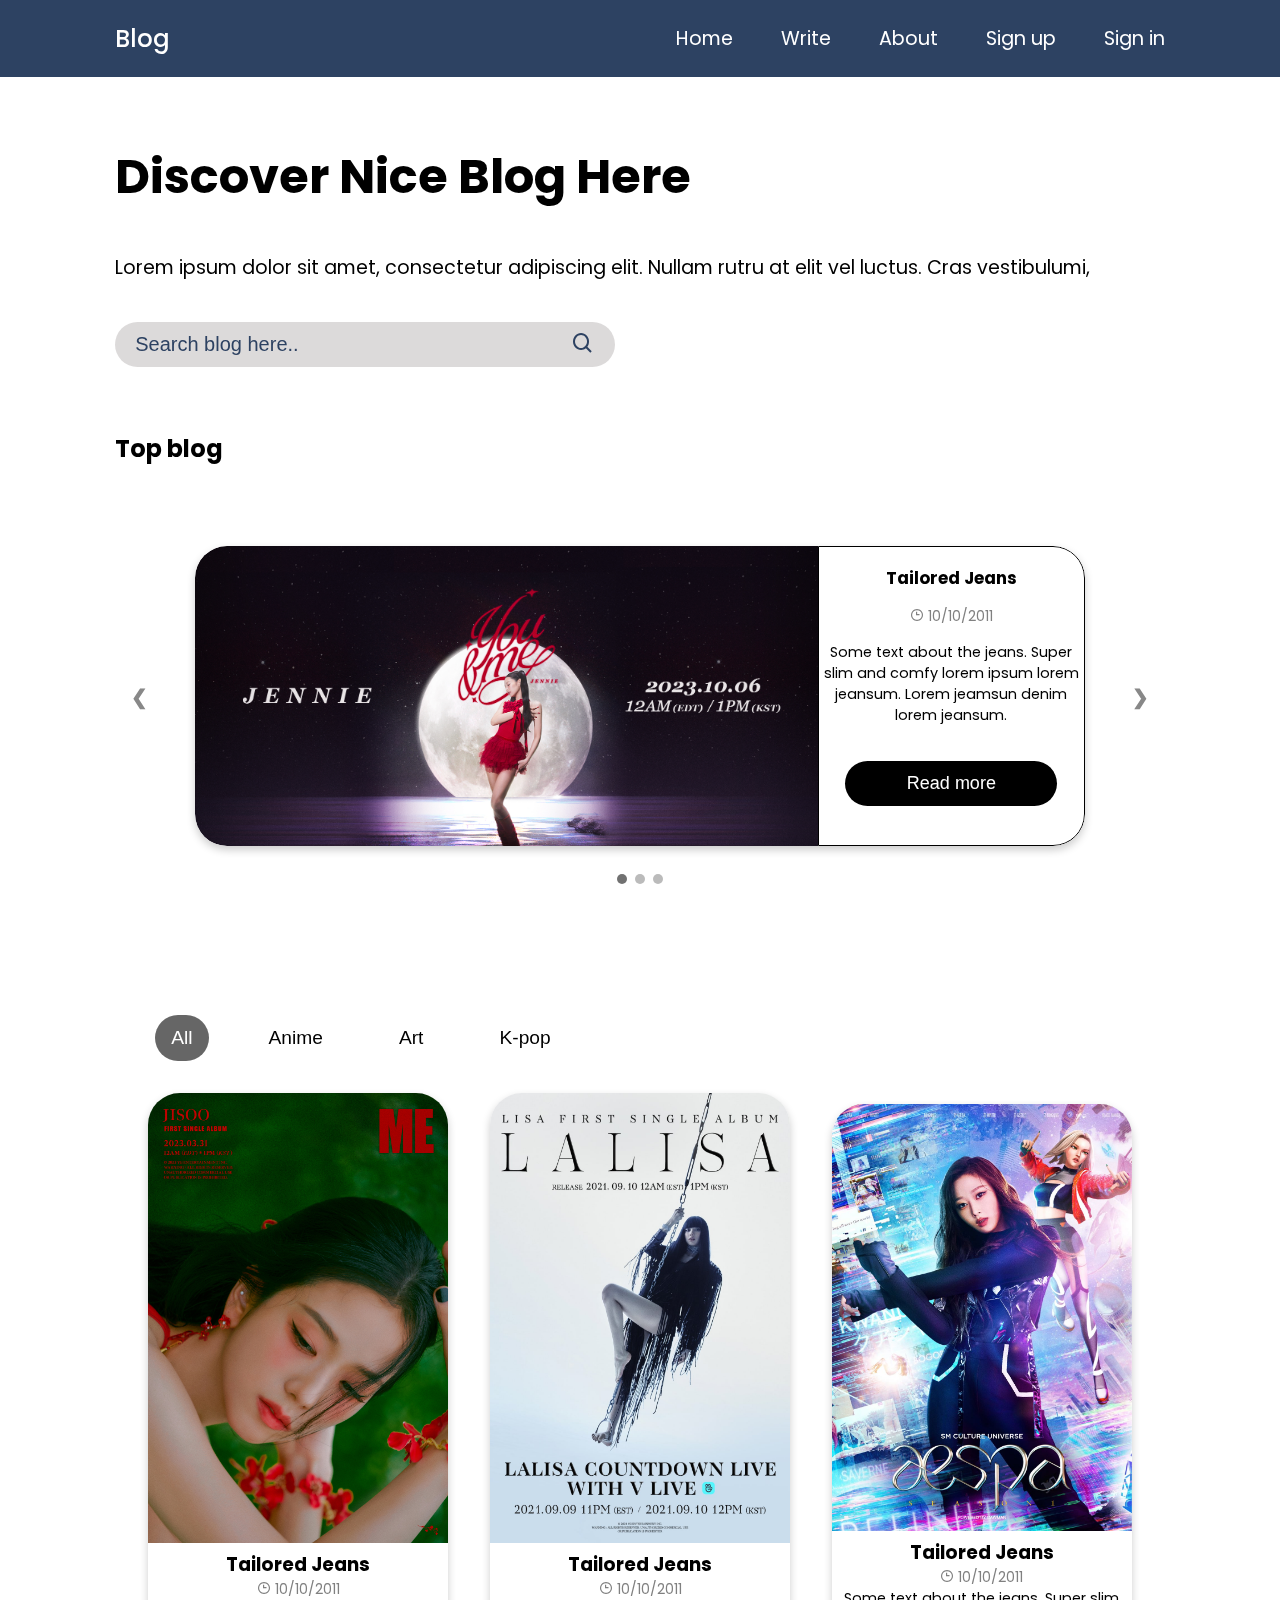
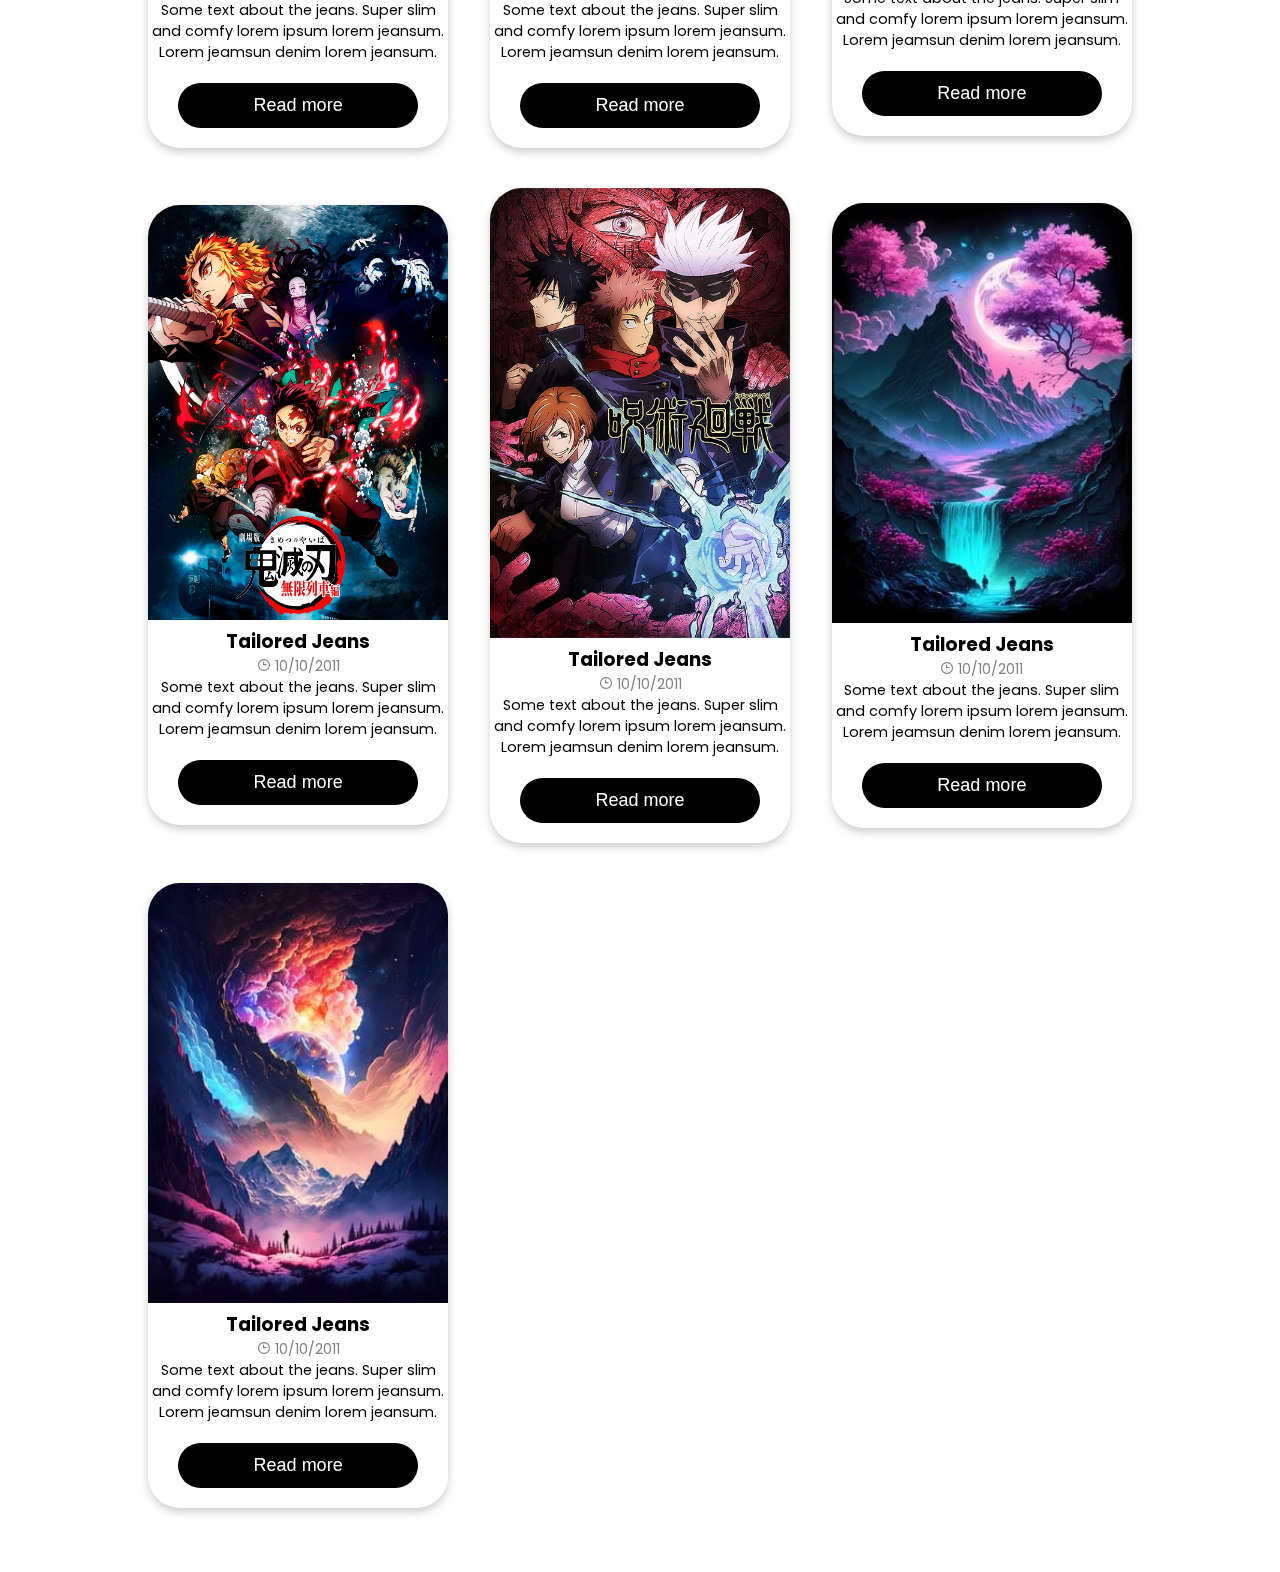
<file: index.html>
<!DOCTYPE html>
<html lang="en">

<head>
    <meta charset="UTF-8">
    <meta name="viewport" content="width=device-width, initial-scale=1.0">
    <title>My Blog</title>

    <link rel="stylesheet" href="css/style.css">

    <!-- box icon -->
    <link href='https://unpkg.com/boxicons@2.1.4/css/boxicons.min.css' rel='stylesheet'>

    <link rel="stylesheet" href="https://cdnjs.cloudflare.com/ajax/libs/font-awesome/4.7.0/css/font-awesome.min.css">

</head>

<body>

    <!-- nav section style -->
    <nav>
        <div class="logo">
            <a href="index.html">Blog</a>
        </div>
        <ul class="menu" id="menu">
            <li><a href="index.html">Home</a></li>
            <li><a href="write.html">Write</a></li>
            <li><a href="about.html">About</a></li>
            <li><a href="">Sign up</a></li>
            <li><a href="">Sign in</a></li>
        </ul>

        <div class="hamburger-menu" onclick="toggleHam(this)">
            <div class="bar1"></div>
            <div class="bar2"></div>
            <div class="bar3"></div>
        </div>
    </nav>


    <section class="hero">
        <h1>Discover Nice Blog Here</h1>

        <div class="description">Lorem ipsum dolor sit amet, consectetur adipiscing elit. Nullam rutru
            at elit vel luctus. Cras vestibulumi,
        </div>


        <div class="search-box" id="search-box">
            <input type="text" placeholder="Search blog here.." name="q">
            <button type="submit"><i class='bx bx-search'></i></button>
        </div>

    </section>

    <section class="top-blog">
        <h2>Top blog</h2>
        <div class="slideshow-container">

            <div class="mySlides">
                <div class="blog-box">

                    <img src="img/janie-kpop.jpg" id="img-blog" class="img-topblog"alt="">
                   
                    <div class="description">
                        <h3>Tailored Jeans</h3>
                        <p class="date"><i class='bx bx-time'></i> 10/10/2011</p>
                       <p>Some text about the jeans. Super slim and comfy lorem ipsum lorem jeansum.
                        Lorem jeamsun denim lorem jeansum.</p>
                        <a href="blog-detail.html"><button>Read more</button></a>
                    </div>
                </div>
            </div>
            
            <div class="mySlides">
                <div class="blog-box">

                    <img src="img/twice.jpg" id="img-blog" class="img-topblog"alt="">
                   
                    <div class="description">
                        <h3>Tailored Jeans</h3>
                        <p class="date"><i class='bx bx-time'></i> 10/10/2011</p>
                       <p>Some text about the jeans. Super slim and comfy lorem ipsum lorem jeansum.
                        Lorem jeamsun denim lorem jeansum.</p>
                        <a href="blog-detail.html"><button>Read more</button></a>
                    </div>
                </div>
            </div>
            
            
            <div class="mySlides">
                <div class="blog-box">

                    <img src="img/janie-top.jpg" id="img-blog" class="img-topblog"alt="">
                   
                    <div class="description">
                        <h3>Tailored Jeans</h3>
                        <p class="date"><i class='bx bx-time'></i> 10/10/2011</p>
                       <p>Some text about the jeans. Super slim and comfy lorem ipsum lorem jeansum.
                        Lorem jeamsun denim lorem jeansum.</p>
                        <a href="blog-detail.html"><button>Read more</button></a>
                    </div>
                </div>
            </div>
            
            
            <a class="prev" onclick="plusSlides(-1)">❮</a>
            <a class="next" onclick="plusSlides(1)">❯</a>
            
            </div>
            
            <div class="dot-container">
              <span class="dot" onclick="currentSlide(1)"></span> 
              <span class="dot" onclick="currentSlide(2)"></span> 
              <span class="dot" onclick="currentSlide(3)"></span> 
            </div>
            
    </section>

    <section class="category">
        <div id="myBtnContainer">
            <button class="btn active" onclick="filterSelection('all')"> All</button>
            <button class="btn" onclick="filterSelection('anime')">Anime</button>
            <button class="btn" onclick="filterSelection('art')"> Art</button>
            <button class="btn" onclick="filterSelection('kpop')">K-pop</button>
        </div>

        <div class="blog">
            <div class="filter kpop">
                <div class="card">
                    <img src="img/jisoo-kpop.jpg" alt="Denim Jeans" style="width:100%">
                    <h3>Tailored Jeans</h3>
                    <p class="date"><i class='bx bx-time'></i> 10/10/2011</p>
                    <p class="description">Some text about the jeans. Super slim and comfy lorem ipsum lorem jeansum.
                        Lorem jeamsun denim lorem jeansum.</p>
                    <a href="blog-detail.html"><button>Read more</button></a>
                </div>
            </div>
            <div class="filter kpop">
                <div class="card">
                    <img src="img/Lisa.jpg" alt="Denim Jeans" style="width:100%">
                    <h3>Tailored Jeans</h3>
                    <p class="date"><i class='bx bx-time'></i> 10/10/2011</p>
                    <p class="description">Some text about the jeans. Super slim and comfy lorem ipsum lorem jeansum.
                        Lorem jeamsun denim lorem jeansum.</p>
                        <a href="blog-detail.html"><button>Read more</button></a>
                </div>
            </div>
            <div class="filter kpop">
                <div class="card">
                    <img src="img/aespa-anime.jpg" alt="Denim Jeans" style="width:100%">
                    <h3>Tailored Jeans</h3>
                    <p class="date"><i class='bx bx-time'></i> 10/10/2011</p>
                    <p class="description">Some text about the jeans. Super slim and comfy lorem ipsum lorem jeansum.
                        Lorem jeamsun denim lorem jeansum.</p>
                        <a href="blog-detail.html"><button>Read more</button></a>
                </div>
            </div>

            <div class="filter anime">
                <div class="card">
                    <img src="img/anime-1.png" alt="Denim Jeans" style="width:100%">
                    <h3>Tailored Jeans</h3>
                    <p class="date"><i class='bx bx-time'></i> 10/10/2011</p>
                    <p class="description">Some text about the jeans. Super slim and comfy lorem ipsum lorem jeansum.
                        Lorem jeamsun denim lorem jeansum.</p>
                        <a href="blog-detail.html"><button>Read more</button></a>
                </div>
            </div>

            <div class="filter anime">
                <div class="card">
                    <img src="img/anime-2.jpg" alt="Denim Jeans" style="width:100%">
                    <h3>Tailored Jeans</h3>
                    <p class="date"><i class='bx bx-time'></i> 10/10/2011</p>
                    <p class="description">Some text about the jeans. Super slim and comfy lorem ipsum lorem jeansum.
                        Lorem jeamsun denim lorem jeansum.</p>
                        <a href="blog-detail.html"><button>Read more</button></a>
                </div>
            </div>

            <div class="filter art">
                <div class="card">
                    <img src="img/art-1.jpg" alt="Denim Jeans" style="width:100%">
                    <h3>Tailored Jeans</h3>
                    <p class="date"><i class='bx bx-time'></i> 10/10/2011</p>
                    <p class="description">Some text about the jeans. Super slim and comfy lorem ipsum lorem jeansum.
                        Lorem jeamsun denim lorem jeansum.</p>
                        <a href="blog-detail.html"><button>Read more</button></a>
                </div>
            </div>

            <div class="filter art">
                <div class="card">
                    <img src="img/art-2.jpg" alt="Denim Jeans" style="width:100%">
                    <h3>Tailored Jeans</h3>
                    <p class="date"><i class='bx bx-time'></i> 10/10/2011</p>
                    <p class="description">Some text about the jeans. Super slim and comfy lorem ipsum lorem jeansum.
                        Lorem jeamsun denim lorem jeansum.</p>
                        <a href="blog-detail.html"><button>Read more</button></a>
                </div>
            </div>
        </div>
    </section>

    <script src="script.js"></script>
</body>

</html>
</file>
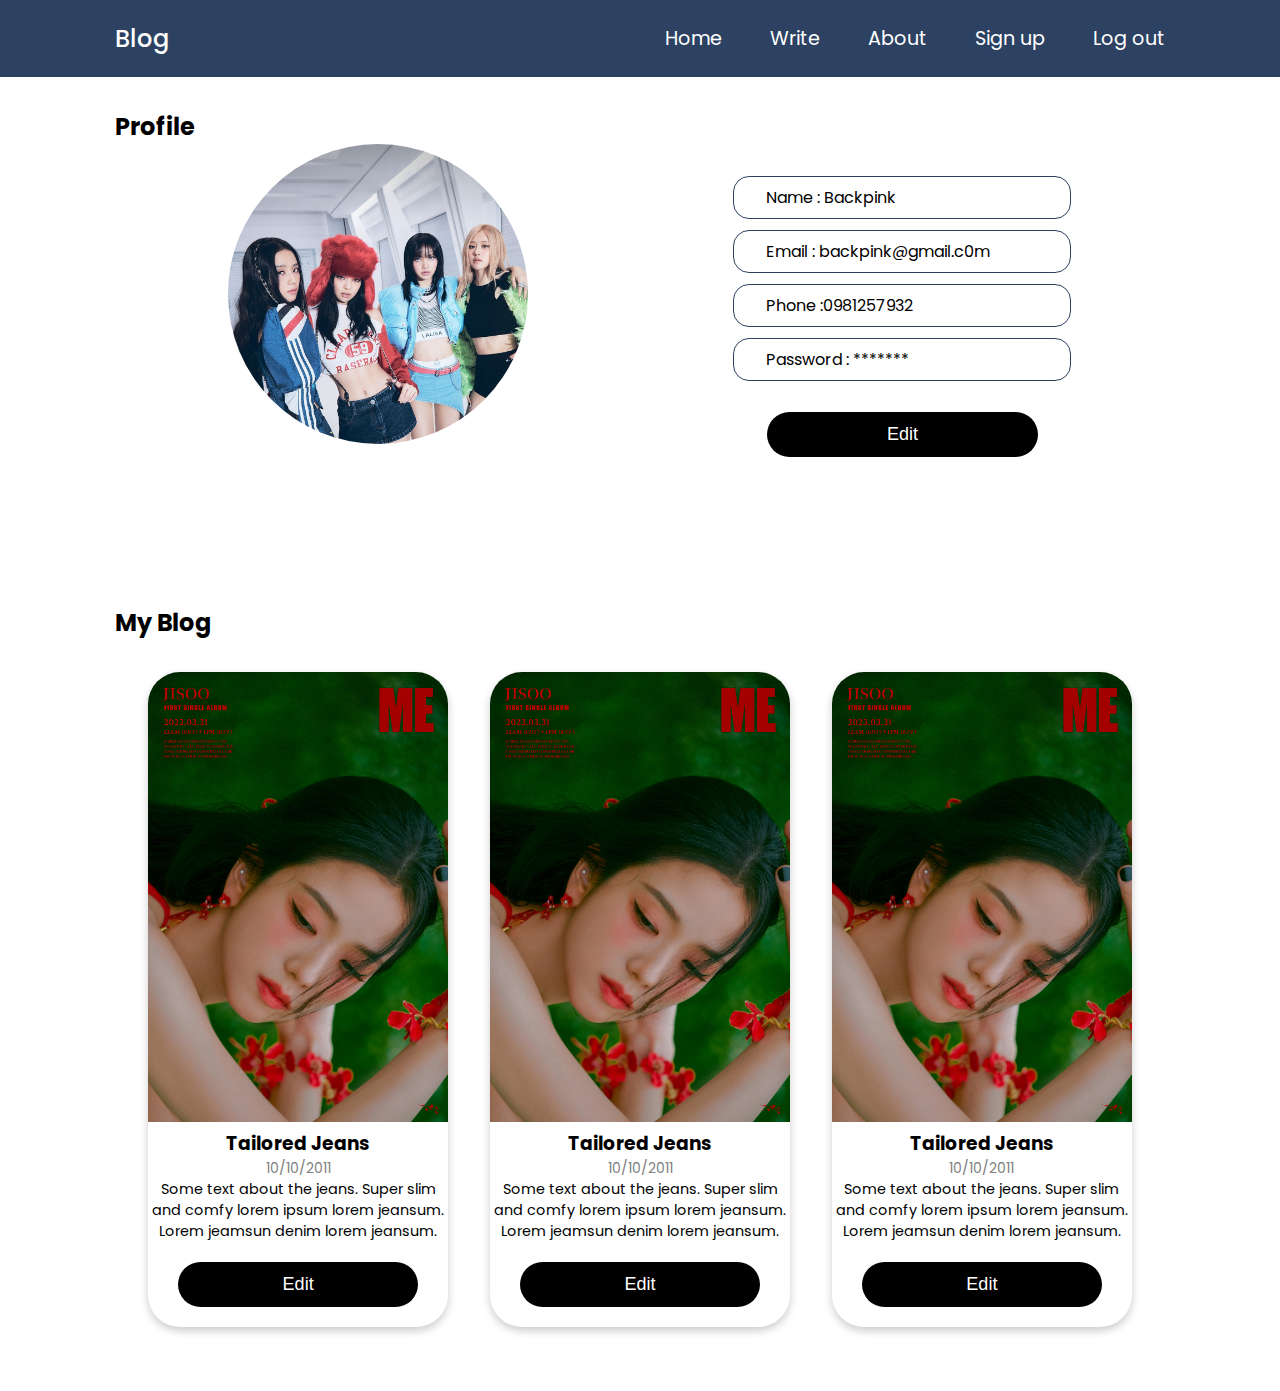
<file: about.html>
<!DOCTYPE html>
<html lang="en">
<head>
    <meta charset="UTF-8">
    <meta name="viewport" content="width=device-width, initial-scale=1.0">
    <title>About Me</title>

    <link rel="stylesheet" href="css/style.css">
</head>
<body>
    <nav>
        <div class="logo">
            <a href="index.html">Blog</a>
        </div>
        <ul class="menu" id="menu">
            <li><a href="index.html">Home</a></li>
            <li><a href="write.html">Write</a></li>
            <li><a href="about.html">About</a></li>
            <li><a href="">Sign up</a></li>
            <li><a href="">Log out</a></li>
        </ul>

        <div class="hamburger-menu" onclick="toggleHam(this)">
            <div class="bar1"></div>
            <div class="bar2"></div>
            <div class="bar3"></div>
        </div>
    </nav>

    <section class="about-me">

        <h2>Profile</h2>
        <div class="priflie-box">
            <img src="img/peofile-blackpink.jpg" alt="">
            <div class="profile">
                
                <div class="data" id="fullname">Name : Backpink</div>
                <div class="data" id="email">Email : backpink@gmail.c0m</div>
                <div class="data" id="phone">Phone :0981257932</div>
                <div class="data" id="password">Password : *******</div>
                <div class="edit"><button>Edit</button></div>
            </div>
        </div>
    </section>
    
    <section class="my-blog">
        <h2>My Blog</h2>
        <div class="blog">
            <div class="card">
                <img src="img/jisoo-kpop.jpg" alt="Denim Jeans" style="width:100%">
                <h3>Tailored Jeans</h3>
                <p class="date"><i class='bx bx-time'></i> 10/10/2011</p>
                <p class="description">Some text about the jeans. Super slim and comfy lorem ipsum lorem jeansum.
                    Lorem jeamsun denim lorem jeansum.</p>
                <p><button>Edit</button></p>
            </div>

            <div class="card">
                <img src="img/jisoo-kpop.jpg" alt="Denim Jeans" style="width:100%">
                <h3>Tailored Jeans</h3>
                <p class="date"><i class='bx bx-time'></i> 10/10/2011</p>
                <p class="description">Some text about the jeans. Super slim and comfy lorem ipsum lorem jeansum.
                    Lorem jeamsun denim lorem jeansum.</p>
                <p><button>Edit</button></p>
            </div>
        
            <div class="card">
                <img src="img/jisoo-kpop.jpg" alt="Denim Jeans" style="width:100%">
                <h3>Tailored Jeans</h3>
                <p class="date"><i class='bx bx-time'></i> 10/10/2011</p>
                <p class="description">Some text about the jeans. Super slim and comfy lorem ipsum lorem jeansum.
                    Lorem jeamsun denim lorem jeansum.</p>
                <p><button>Edit</button></p>
            </div>
        
           
        
        </div>
    </section>

    <script src="script.js"></script>
   
</body>
</html>
</file>
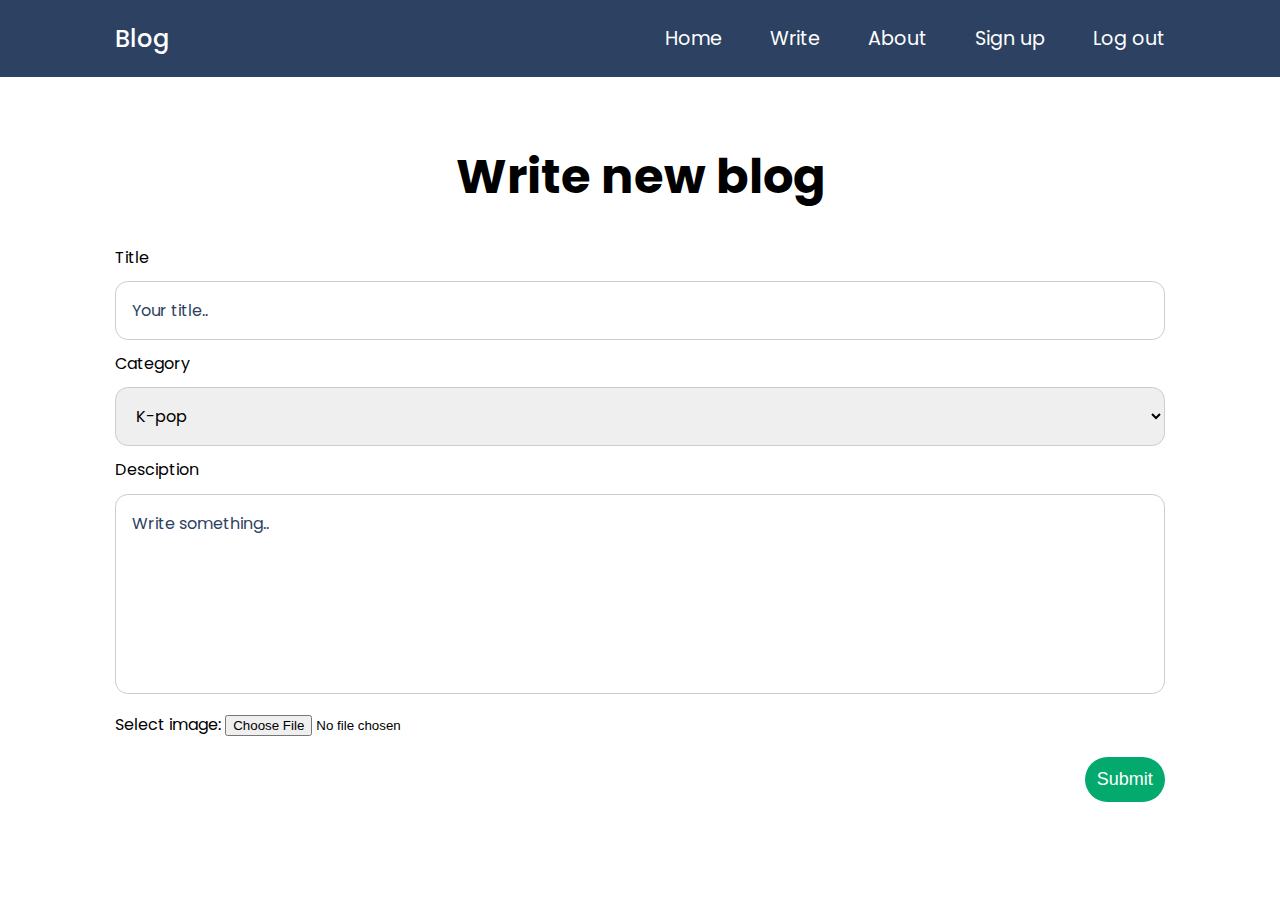
<file: write.html>
<!DOCTYPE html>
<html lang="en">
<head>
    <meta charset="UTF-8">
    <meta name="viewport" content="width=device-width, initial-scale=1.0">
    <title>Write Blog</title>

    <link rel="stylesheet" href="css/style.css">

     <!-- box icon -->
     <link href='https://unpkg.com/boxicons@2.1.4/css/boxicons.min.css' rel='stylesheet'>
</head>
<body>
    <nav>
        <div class="logo">
            <a href="index.html">Blog</a>
        </div>
        <ul class="menu" id="menu">
            <li><a href="index.html">Home</a></li>
            <li><a href="write.html">Write</a></li>
            <li><a href="about.html">About</a></li>
            <li><a href="">Sign up</a></li>
            <li><a href="">Log out</a></li>
        </ul>

        <div class="hamburger-menu" onclick="toggleHam(this)">
            <div class="bar1"></div>
            <div class="bar2"></div>
            <div class="bar3"></div>
        </div>
    </nav>


    <section class="picture-blog">
        <h1> Write new blog</h1>
    
    
        <form action="">

            <label for="topic">Title</label>
            <input type="text" id="topic" name="firstname" placeholder="Your title..">

            <label for="category">Category</label>
            <select id="category" name="country">
                <option value="k-pop">K-pop</option>
                <option value="anime">Anime</option>
                <option value="Aart">Art</option>
            </select>
            
            <label for="desciption">Desciption</label>
            <textarea id="desciption" name="desciption" placeholder="Write something.." style="height:200px"></textarea>

            <label for="img">Select image:</label>
            <input type="file" id="img" name="img" accept="image/*">

            <br>
    
            <input type="submit" value="Submit">
    
        </form>
    </section>

    <script src="script.js"></script>
    </body>
</html>
</file>
<file: css/style.css>
@import url('https://fonts.googleapis.com/css2?family=Poppins:wght@400;500;700;900&display=swap');
* {
    margin: 0;
    padding: 0;
    box-sizing: border-box;
    border: none;
    outline: none;
}

:root {
    --main-color: #2D4262;
    --text-menu-color: #fff;
}

body {
    font-family: 'Poppins', sans-serif;
}

section {
    padding: 2rem 9%;
}


nav {
    display: flex;
    justify-content: space-between;
    align-items: center;
    padding: 1.3rem 9%;
    background: var(--main-color);
    position: relative;
}

.logo a{
 text-decoration: none;
 color:var(--text-menu-color);
 font-weight: 500;
 font-size: 1.5rem;
}

.menu {
    display: flex;
    list-style: none;
}

.menu li {
    margin-left: 3rem;
}

.menu li a {
    text-decoration: none;
    color: var(--text-menu-color);
    font-size: 1.2rem;
}

/* hamburger menu css */
.hamburger-menu {
    display: inline-block;
    cursor: pointer;
    position: absolute;
    right: 2rem;
  }
  
  .bar1, .bar2, .bar3 {
    width: 35px;
    height: 5px;
    background-color: var(--text-menu-color);
    margin: 6px 0;
    transition: 0.4s;
  }
  
  /* Rotate first bar */
  .change .bar1 {
    transform: translate(0, 11px) rotate(-45deg);
  }
  
  /* Fade out the second bar */
  .change .bar2 {opacity: 0;}
  
  /* Rotate last bar */
  .change .bar3 {
    transform: translate(0, -11px) rotate(45deg);
  }

  h1 {
    margin: 2rem 0;
    font-size: 3rem;
  }

  

  .hero .description {
    margin: 2.5rem 0;
    font-size: 1.2rem;
  }

  .search-box {
    width: 100%;
    max-width: 500px;
    background: rgba(78, 71, 71, 0.2);
    /* background: greenyellow; */
    display: flex;
    justify-content: space-between;
    margin-top: 1rem;
    border-radius: 60px;
    padding: 10px 20px;
    backdrop-filter: blur(4px) saturate(180%);
  }

  .search-box input {
    background: transparent;
    flex: 1;
    /* padding: 9px 20px; */
    font-size: 20px;
    color: var(--main-color);
  }

  ::placeholder {
    color: var(--main-color);
  }

  .search-box button i{
    font-size: 1.5rem;
    color: var(--main-color);
  }

  .search-box button {
   background: transparent;
   cursor: pointer;
 
  }

  .btn {
 
    margin-top: 2.5rem;
    transition: 0.3s;
    margin-left: 2.5rem;
    border-radius: 2rem;
    font-size: 1.2rem;
    background-color: white;
    cursor: pointer;
  }
  
  .btn:hover {
    background-color: #ddd;
  }
  
  .btn.active {
    background-color: #666;
    color: white;
  }

  .blog {
    display: grid;
    grid-template-columns: repeat(3, 1fr);
    align-items: center;
    gap: 2.5rem;
    margin: 2rem 2rem;

  }

  .card {
    box-shadow: 0 4px 8px 0 rgba(0, 0, 0, 0.2);
    max-width: 300px;
    margin: auto;
    text-align: center;
    border-radius: 2rem;
   
  }

  .card img {
    border-radius: 2rem 2rem 0 0 ;
  }
  
  .date {
    color: grey;
    font-size: 0.875rem;
  }
  .description {
    font-size: 0.9rem;
  }
  
  .card button , .blog-box button , .profile button{

    padding: 12px;
    color: white;
    background-color: #000;
    text-align: center;
    cursor: pointer;
    width: 80%;
    border-radius: 32px;
    font-size: 18px;
    margin: 20px 0;
  }
  
  .card button:hover ,.blog-box button:hover , .profile button:hover {
    opacity: 0.7;
  }


  .filter {
    display: none; 
  }
  
 
  .show {
    display: block;
  }

  .btn {
  
    padding: 12px 16px;
    background-color: white;
    cursor: pointer;
  }
  
  .btn:hover {
    background-color: #ddd;
  }
  
  .btn.active {
    background-color: #666;
    color: white;
  }

  
/* Slideshow container */
.slideshow-container {
  position: relative;
}

/* Slides */
.mySlides {
  display: none;
  margin: 80px  80px  0px 80px ; 
  text-align: center;
}

/* Next & previous buttons */
.prev, .next {
  cursor: pointer;
  position: absolute;
  top: 50%;
  width: auto;
  margin-top: -30px;
  padding: 16px;
  color: #888;
  font-weight: bold;
  font-size: 20px;
  
  user-select: none;
}

/* Position the "next button" to the right */
.next {
  position: absolute;
  right: 0;

}

/* On hover, add a black background color with a little bit see-through */
.prev:hover, .next:hover {
  background-color: rgba(0,0,0,0.8);
  color: white;
 
}

/* The dot/bullet/indicator container */
.dot-container {
    text-align: center;
    padding: 20px;
}

/* The dots/bullets/indicators */
.dot {
  cursor: pointer;
  height: 10px;
  width: 10px;
  margin: 0 2px;
  background-color: #bbb;
  border-radius: 50%;
  display: inline-block;
  transition: background-color 0.6s ease;
}

/* Add a background color to the active dot/circle */
.active, .dot:hover {
  background-color: #717171;
}

/* Add an italic font style to all quotes */
q {font-style: italic;}

/* Add a blue color to the author */
.author {color: cornflowerblue;}


.blog-box {
  max-width: 1120px;
  height: 300px;
  overflow: hidden;
  position: relative;
  border-radius: 2rem;
  box-shadow: 0 4px 8px 0 rgba(0, 0, 0, 0.2);
}



.img-topblog{
  object-fit: cover;
  position: absolute;
  height: 100%;
  width: 70%;
  background-color: orange;
  left: 0;
  top: 0;
  border-radius: 2rem 0 0 2rem ;
}


.blog-box .description {
  height: 100%;
  width: 30%;
  position: absolute;
  /* background-color: orange; */
  right: 0;
  top: 0;
  display: flex;
  flex-direction: column;
  justify-content: center;
  text-align: center;
  row-gap: 15px;
  border: 1px solid black;
  border-radius: 0 2rem 2rem 0;
}


.picture-blog {
  display: flex;
  justify-content: center;
  flex-direction: column;
  align-items: center;
}

 .picture-blog input[type=text], .picture-blog select, .picture-blog form textarea  {
  width: 100%;
  padding: 1rem;
  font-size: 1rem;
  border: 1px solid #ccc;
  border-radius: 4px;
  box-sizing: border-box;
  resize: vertical;
  border-radius: .8rem;
  margin: .7rem 0;
  font-family: 'Poppins', sans-serif;

}

.picture-blog form textarea {
  resize: none;

}



input[type=submit] {
    background-color: #04AA6D;
    color: white;
    cursor: pointer;
    padding: 12px;
    text-align: center;
    cursor: pointer;
    border-radius: 32px;
    font-size: 18px;
    margin: 20px 0;
    float: right;
}

input[type=submit]:hover {
  background-color: #45a049;
}

.container {
  border-radius: 5px;
  background-color: #f2f2f2;
  padding: 20px;
}

.about-me {
  width: 100%;
  display: grid;
  align-items: center;
  overflow-x: hidden;

}
 
.priflie-box {
  display: grid;
  grid-template-columns: repeat(2 , 1fr);
  justify-items: center;


}

.priflie-box img {
  width: 300px;
  border-radius: 50%;  
  
}
.priflie-box .profile {
  padding: 2rem;
}

.priflie-box .data{
  margin-bottom: 0.7rem;
  padding: 0.5rem 5rem 0.5rem 2rem;
  border: 1px solid var(--main-color);
  border-radius: 1rem;
}

.edit {
 display: grid;
 justify-items: center;
} 

.my-blog {
  overflow-x: hidden;
  margin-top: 2rem;
}

.box-imge {
  margin-top: 2rem;
  width: 100%;
  height: 400px;
  background: #666;
  display: flex;
  justify-content: center;
}

.img-creator {
  margin: 1rem;
}

.detail-post {
  display: flex;
  align-items: center;
  /* gap: 2.5rem; */
  
}

.img-creator img{
  width: 70px;
  height: 70px;
  border-radius: 50%;
}

.tag-cloud {
  display: inline-block;
  color: white;
  padding: 8px 20px;
  border-radius: 25px;
  background-color: #2196F3;
  margin-top: 8px;
  margin-left: 2rem;
}

.blog-detail h2{
  margin-bottom: 2rem;
}

.comment-box{
  width: 100%;
  height: 100%;
  margin-top: 2rem;
  background: #6666667d;
  border-radius: 2rem;
}

.commentor {
  display: flex;
  align-items: center;
  font-size: 1.1rem;
  font-weight: 500;
}

.img-commentor img{
  margin: 2rem 1rem 0.5rem 2rem;
  width: 50px;
  height: 50px;
  border-radius: 50%;
}

.comment-box textarea {
  width: 92%;
  height: 100px;
  font-size: 1rem;
  box-sizing: border-box;
  resize: none;
  border-radius: .8rem;
  margin: 0rem 2rem;
  font-family: 'Poppins', sans-serif;
}

.post-comment {
  background-color: #04AA6D;
  color: white;
  cursor: pointer;
  padding: 12px;
  text-align: center;
  cursor: pointer;
  border-radius: 32px;
  font-size: 18px;
  margin: 1rem 2rem;

}

.post-comment:hover {
background-color: #45a049;
}



/* responsive  */

@media (max-width: 1300px) {

}

@media (max-width: 1120px) {

}
@media (min-width: 992px) { 
    .hamburger-menu {
        display: none;
    }
}
@media (max-width: 992px) {
 
  h1 {
    font-size: 1.5rem;
  
  }

  .hero {
    overflow-x: hidden;
  }

  .top-blog {
    overflow-x: hidden;
  }
    
    nav {
       width: 100%;
        flex-direction: column;
        align-items: flex-start;
    }

    .menu {
        display: none;
    }

    .menu {
        width: 100%;
    }

    .menu li {
        margin: rem 0;
        padding: 1rem 0.5rem;
        transition: 0.3s;
    }

    .menu li:hover {
        background-color: rgba(255, 255, 255, 0.205);

    }

    .menu-active {
        display: block;
      }

      .blog {
        grid-template-columns: repeat(2, 1fr);
      }

      .blog-box {
        display: grid;
        grid-template-columns: 1fr;
        height: auto;
        /* border-radius: 2rem ; */
        
      }

      .blog-box .description {
        position: relative;
        width: 100%;
        border-radius: 0 0 2rem  2rem;
      }

      .img-topblog {
        position: relative;
        width: 100%;
        border-radius: 0 0 0 0 ;
  
      }

      
    

}

@media (max-width: 720px) {
   
  .priflie-box {
    grid-template-columns: repeat(1 , 1fr);
    
  }
  
 
 
}

@media (max-width: 567px) {
    .blog {
        grid-template-columns: repeat(1, 1fr);
      }

      .comment-box textarea {
        width: 75%;
        
      }
      



}

@media (max-width: 480px) {

  .image-detail {
    font-size: 0.7rem;
  }

}

@media (max-width: 420px) {

}

@media (max-width: 376px) {

}

@media (min-width: 376px) {

}
</file>
